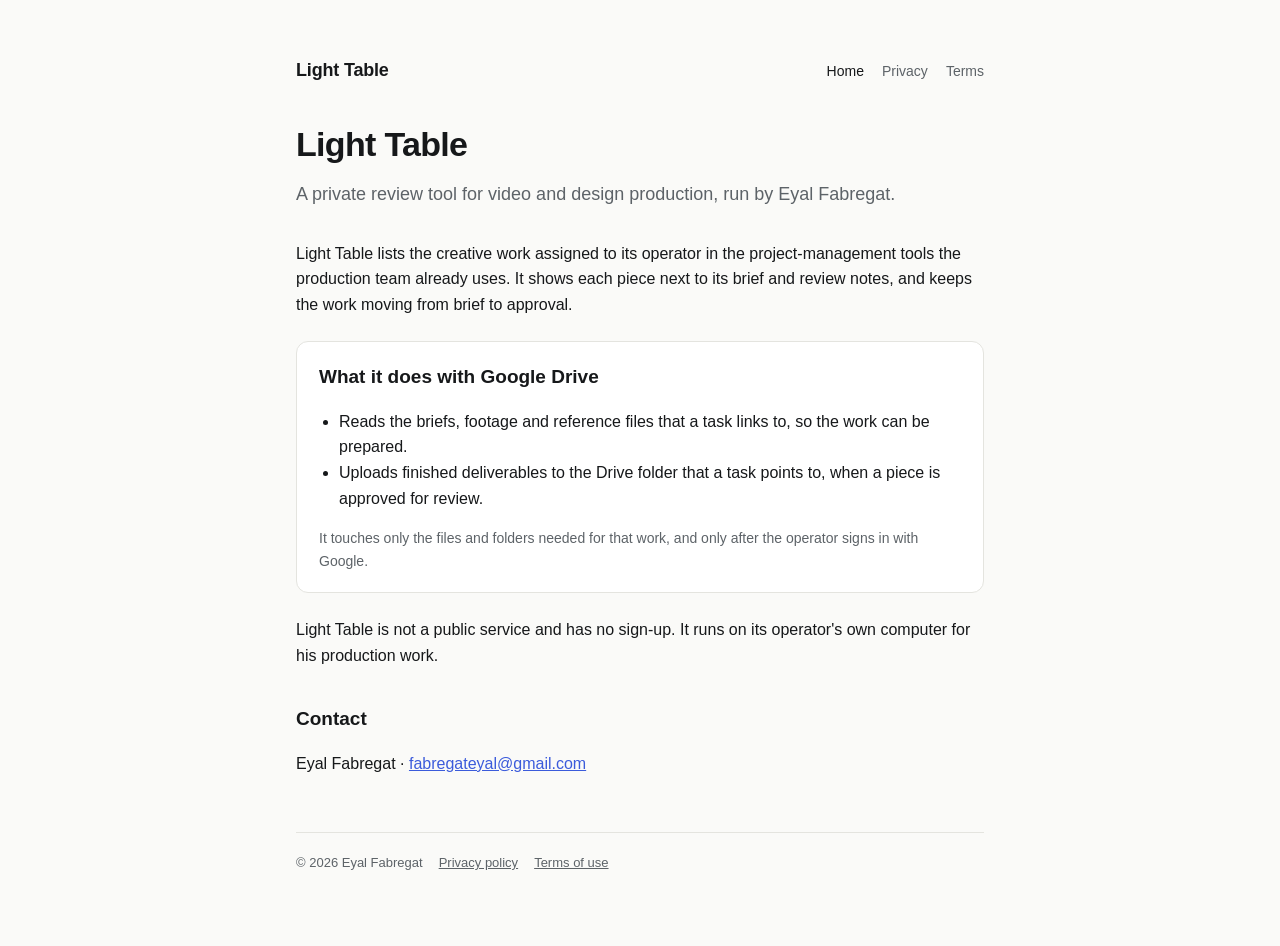
<file: index.html>
<!doctype html>
<html lang="en">
<head>
<meta charset="utf-8">
<meta name="viewport" content="width=device-width, initial-scale=1">
<title>Light Table</title>
<meta name="description" content="Light Table is a private creative-review tool used by Eyal Fabregat to manage video and design production.">
<link rel="stylesheet" href="style.css">
</head>
<body>
<main>
  <header>
    <a class="brand" href="./">Light Table</a>
    <nav><a href="./" aria-current="page">Home</a><a href="privacy.html">Privacy</a><a href="terms.html">Terms</a></nav>
  </header>

  <h1>Light Table</h1>
  <p class="lead">A private review tool for video and design production, run by Eyal Fabregat.</p>

  <p>Light Table lists the creative work assigned to its operator in the project-management tools the production team already uses. It shows each piece next to its brief and review notes, and keeps the work moving from brief to approval.</p>

  <div class="card">
    <h2 style="margin-top:0">What it does with Google Drive</h2>
    <ul>
      <li>Reads the briefs, footage and reference files that a task links to, so the work can be prepared.</li>
      <li>Uploads finished deliverables to the Drive folder that a task points to, when a piece is approved for review.</li>
    </ul>
    <p class="muted" style="margin-bottom:0">It touches only the files and folders needed for that work, and only after the operator signs in with Google.</p>
  </div>

  <p>Light Table is not a public service and has no sign-up. It runs on its operator's own computer for his production work.</p>

  <h2>Contact</h2>
  <p>Eyal Fabregat · <a href="mailto:fabregateyal@gmail.com">fabregateyal@gmail.com</a></p>

  <footer><span>© 2026 Eyal Fabregat</span><a href="privacy.html">Privacy policy</a><a href="terms.html">Terms of use</a></footer>
</main>
</body>
</html>
</file>
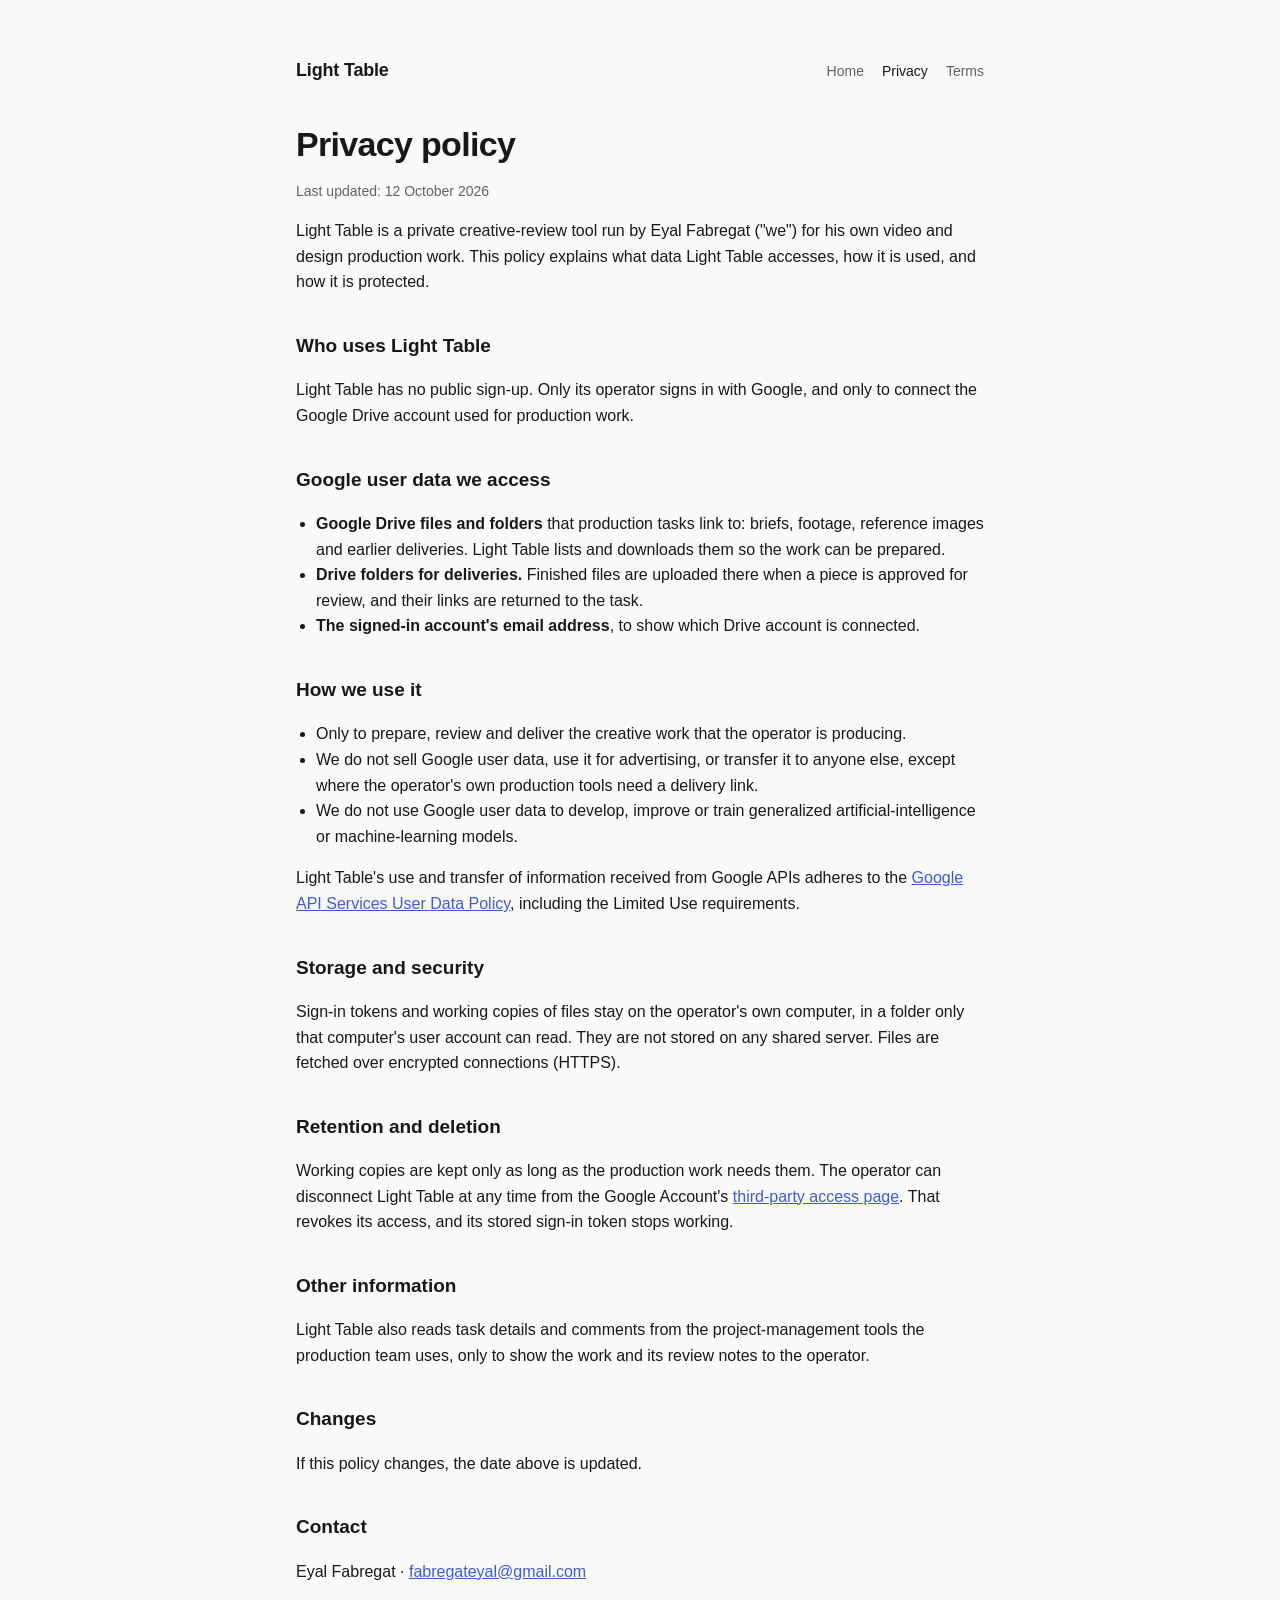
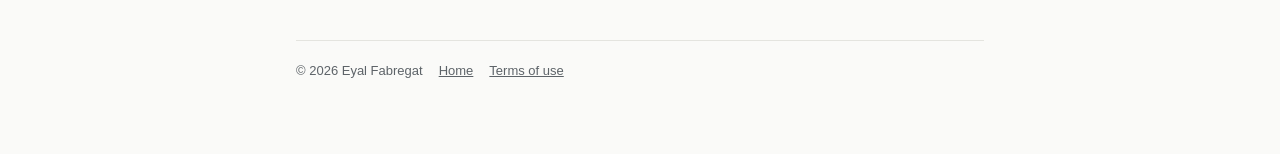
<file: privacy.html>
<!doctype html>
<html lang="en">
<head>
<meta charset="utf-8">
<meta name="viewport" content="width=device-width, initial-scale=1">
<title>Light Table Privacy</title>
<meta name="description" content="How Light Table handles Google user data and other information.">
<link rel="stylesheet" href="style.css">
</head>
<body>
<main>
  <header>
    <a class="brand" href="./">Light Table</a>
    <nav><a href="./">Home</a><a href="privacy.html" aria-current="page">Privacy</a><a href="terms.html">Terms</a></nav>
  </header>

  <h1>Privacy policy</h1>
  <p class="muted">Last updated: 12 October 2026</p>

  <p>Light Table is a private creative-review tool run by Eyal Fabregat ("we") for his own video and design production work. This policy explains what data Light Table accesses, how it is used, and how it is protected.</p>

  <h2>Who uses Light Table</h2>
  <p>Light Table has no public sign-up. Only its operator signs in with Google, and only to connect the Google Drive account used for production work.</p>

  <h2>Google user data we access</h2>
  <ul>
    <li><strong>Google Drive files and folders</strong> that production tasks link to: briefs, footage, reference images and earlier deliveries. Light Table lists and downloads them so the work can be prepared.</li>
    <li><strong>Drive folders for deliveries.</strong> Finished files are uploaded there when a piece is approved for review, and their links are returned to the task.</li>
    <li><strong>The signed-in account's email address</strong>, to show which Drive account is connected.</li>
  </ul>

  <h2>How we use it</h2>
  <ul>
    <li>Only to prepare, review and deliver the creative work that the operator is producing.</li>
    <li>We do not sell Google user data, use it for advertising, or transfer it to anyone else, except where the operator's own production tools need a delivery link.</li>
    <li>We do not use Google user data to develop, improve or train generalized artificial-intelligence or machine-learning models.</li>
  </ul>
  <p>Light Table's use and transfer of information received from Google APIs adheres to the <a href="https://developers.google.com/terms/api-services-user-data-policy">Google API Services User Data Policy</a>, including the Limited Use requirements.</p>

  <h2>Storage and security</h2>
  <p>Sign-in tokens and working copies of files stay on the operator's own computer, in a folder only that computer's user account can read. They are not stored on any shared server. Files are fetched over encrypted connections (HTTPS).</p>

  <h2>Retention and deletion</h2>
  <p>Working copies are kept only as long as the production work needs them. The operator can disconnect Light Table at any time from the Google Account's <a href="https://myaccount.google.com/permissions">third-party access page</a>. That revokes its access, and its stored sign-in token stops working.</p>

  <h2>Other information</h2>
  <p>Light Table also reads task details and comments from the project-management tools the production team uses, only to show the work and its review notes to the operator.</p>

  <h2>Changes</h2>
  <p>If this policy changes, the date above is updated.</p>

  <h2>Contact</h2>
  <p>Eyal Fabregat · <a href="mailto:fabregateyal@gmail.com">fabregateyal@gmail.com</a></p>

  <footer><span>© 2026 Eyal Fabregat</span><a href="./">Home</a><a href="terms.html">Terms of use</a></footer>
</main>
</body>
</html>
</file>
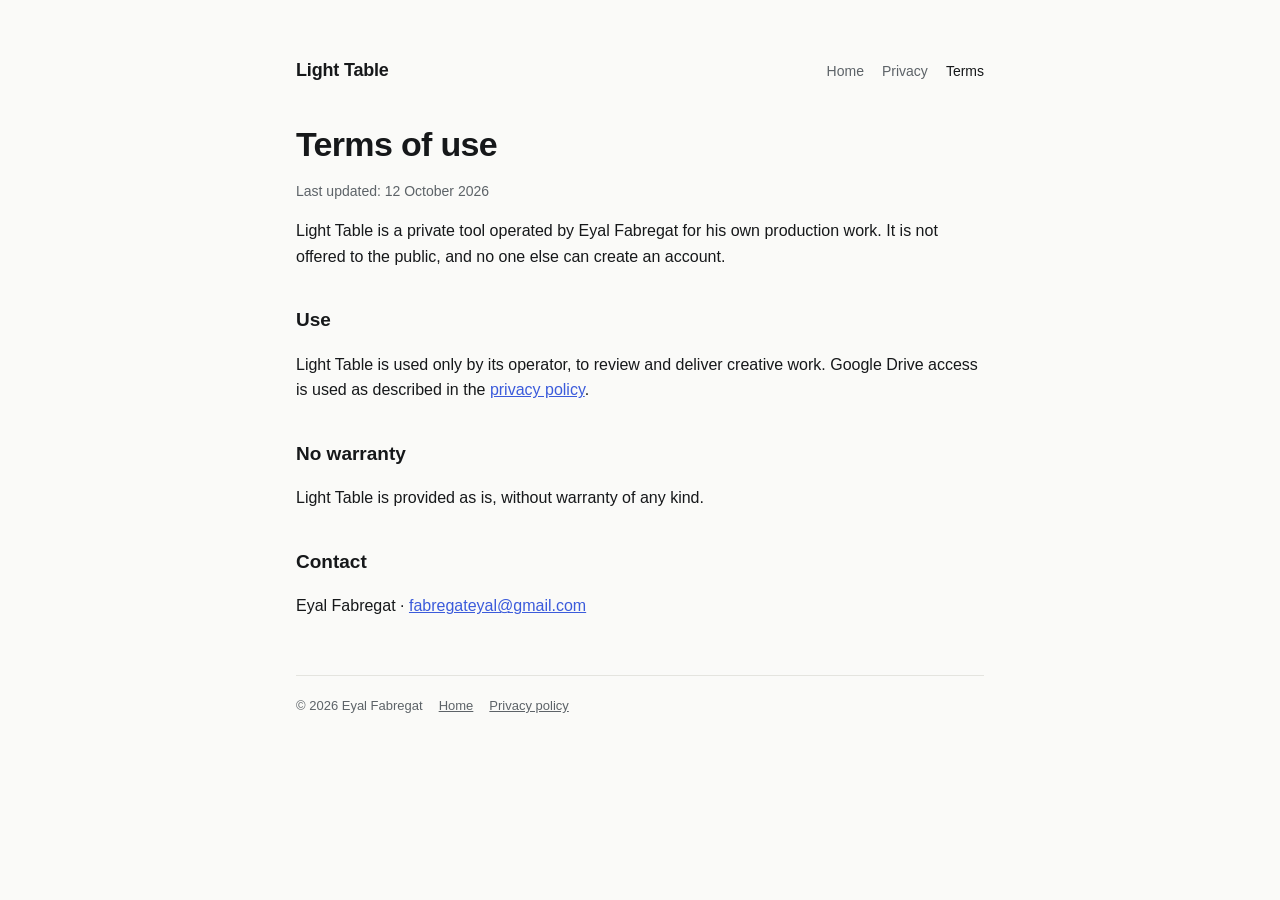
<file: terms.html>
<!doctype html>
<html lang="en">
<head>
<meta charset="utf-8">
<meta name="viewport" content="width=device-width, initial-scale=1">
<title>Light Table Terms</title>
<meta name="description" content="Terms of use for Light Table.">
<link rel="stylesheet" href="style.css">
</head>
<body>
<main>
  <header>
    <a class="brand" href="./">Light Table</a>
    <nav><a href="./">Home</a><a href="privacy.html">Privacy</a><a href="terms.html" aria-current="page">Terms</a></nav>
  </header>

  <h1>Terms of use</h1>
  <p class="muted">Last updated: 12 October 2026</p>

  <p>Light Table is a private tool operated by Eyal Fabregat for his own production work. It is not offered to the public, and no one else can create an account.</p>

  <h2>Use</h2>
  <p>Light Table is used only by its operator, to review and deliver creative work. Google Drive access is used as described in the <a href="privacy.html">privacy policy</a>.</p>

  <h2>No warranty</h2>
  <p>Light Table is provided as is, without warranty of any kind.</p>

  <h2>Contact</h2>
  <p>Eyal Fabregat · <a href="mailto:fabregateyal@gmail.com">fabregateyal@gmail.com</a></p>

  <footer><span>© 2026 Eyal Fabregat</span><a href="./">Home</a><a href="privacy.html">Privacy policy</a></footer>
</main>
</body>
</html>
</file>
<file: style.css>
:root {
  --bg: #fafaf8; --surface: #ffffff; --ink: #16181a; --muted: #5d6368; --line: #e4e4df; --accent: #3b5bdb;
  color-scheme: light;
}
@media (prefers-color-scheme: dark) {
  :root { --bg: #111315; --surface: #181b1e; --ink: #ecedee; --muted: #9aa1a8; --line: #2a2e33; --accent: #8ea5ff; color-scheme: dark; }
}
* { box-sizing: border-box; }
html, body { margin: 0; background: var(--bg); color: var(--ink); }
body { font: 16px/1.6 -apple-system, BlinkMacSystemFont, "Segoe UI", Inter, Helvetica, Arial, sans-serif; }
main { max-width: 720px; margin: 0 auto; padding: 56px 16px 72px; }
header { display: flex; align-items: baseline; justify-content: space-between; gap: 16px; flex-wrap: wrap; margin-bottom: 40px; }
.brand { font-weight: 650; letter-spacing: -0.01em; font-size: 18px; color: var(--ink); text-decoration: none; }
nav { display: flex; gap: 18px; font-size: 14px; }
nav a { color: var(--muted); text-decoration: none; }
nav a:hover, nav a[aria-current="page"] { color: var(--ink); }
h1 { font-size: 34px; line-height: 1.15; letter-spacing: -0.02em; margin: 0 0 16px; }
h2 { font-size: 19px; margin: 36px 0 8px; }
p, li { color: var(--ink); }
.lead { font-size: 18px; color: var(--muted); margin: 0 0 32px; }
.muted { color: var(--muted); font-size: 14px; }
a { color: var(--accent); }
ul { padding-left: 20px; }
.card { background: var(--surface); border: 1px solid var(--line); border-radius: 12px; padding: 20px 22px; margin: 24px 0; }
footer { margin-top: 56px; padding-top: 20px; border-top: 1px solid var(--line); font-size: 13px; color: var(--muted); display: flex; gap: 16px; flex-wrap: wrap; }
footer a { color: var(--muted); }
</file>
